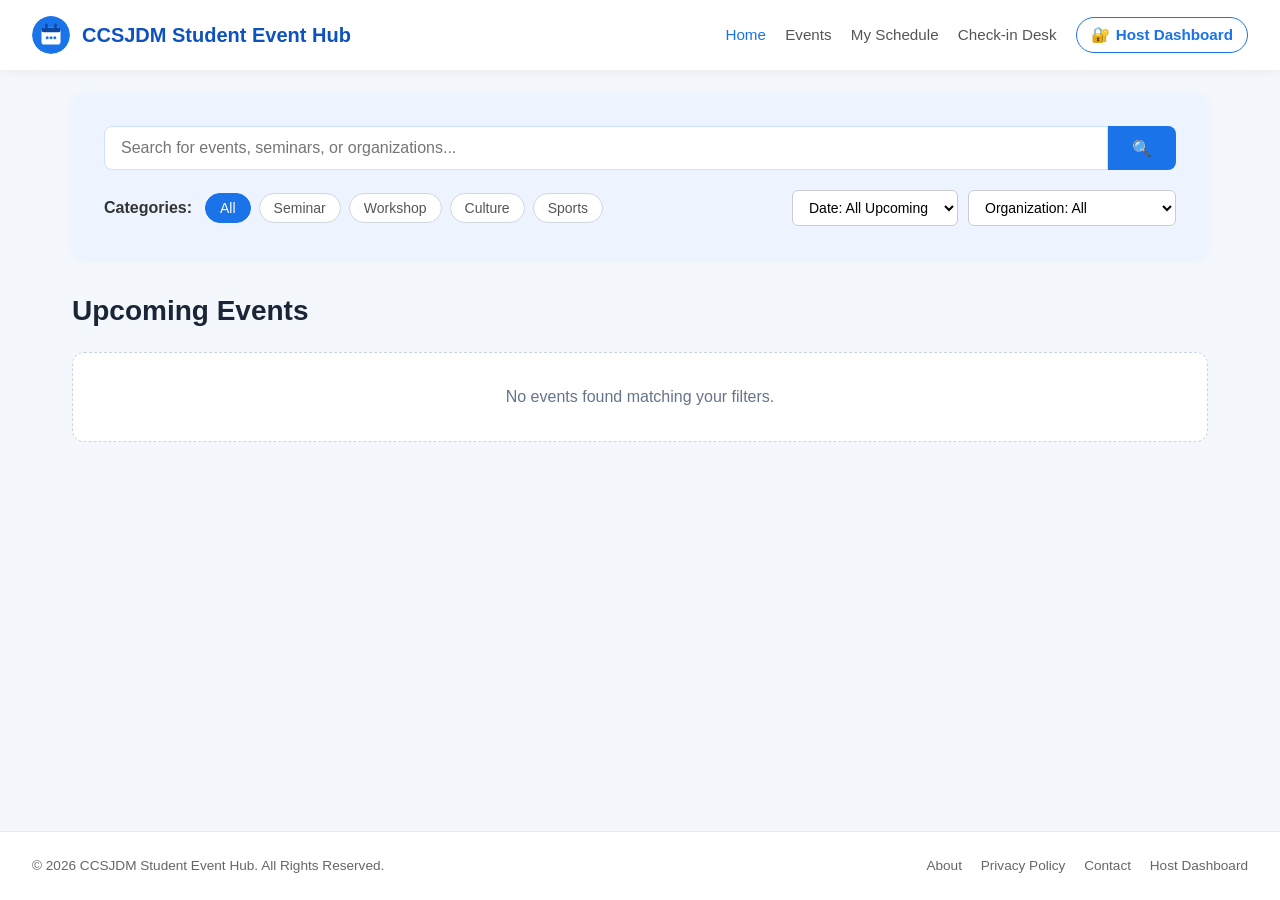
<file: index.html>
<!DOCTYPE html>
<html lang="en">
<head>
    <meta charset="UTF-8">
    <meta name="viewport" content="width=device-width, initial-scale=1.0">
    <title>CCSJDM Student Event Hub</title>
    <link rel="stylesheet" href="style.css">
</head>
<body>

    <header class="navbar">
        <div class="logo-container">
            <svg class="logo" viewBox="0 0 40 40" role="img" aria-label="CCSJDM logo">
                <circle cx="20" cy="20" r="20" fill="#1a73e8"></circle>
                <rect x="10" y="12" width="20" height="18" rx="3" fill="#ffffff"></rect>
                <rect x="10" y="12" width="20" height="5" rx="2" fill="#0d47a1"></rect>
                <rect x="14" y="8" width="2.5" height="7" rx="1.2" fill="#0d47a1"></rect>
                <rect x="23.5" y="8" width="2.5" height="7" rx="1.2" fill="#0d47a1"></rect>
                <circle cx="16" cy="23" r="1.6" fill="#1a73e8"></circle>
                <circle cx="20" cy="23" r="1.6" fill="#1a73e8"></circle>
                <circle cx="24" cy="23" r="1.6" fill="#1a73e8"></circle>
            </svg>
            <span class="brand-title">CCSJDM Student Event Hub</span>
        </div>

        <button class="nav-toggle" id="navToggle" aria-label="Toggle navigation" aria-expanded="false">&#9776;</button>

        <nav class="nav-links" id="navLinks" aria-label="Main navigation">
            <a href="index.html" class="active">Home</a>
            <a href="index.html#events">Events</a>
            <a href="my-events.html">My Schedule</a>
            <a href="checkin.html">Check-in Desk</a>
            <a href="officer.html" class="nav-link-host">Host Dashboard</a>
        </nav>
    </header>

    <main class="container">

        <section class="search-filter-section">
            <div class="search-bar">
                <input type="text" id="searchInput" placeholder="Search for events, seminars, or organizations..." aria-label="Search events">
                <button id="searchBtn" aria-label="Search">&#128269;</button>
            </div>

            <div class="filter-group">
                <div class="categories">
                    <span class="filter-label">Categories:</span>
                    <button class="chip active" data-category="all">All</button>
                    <button class="chip" data-category="Seminar">Seminar</button>
                    <button class="chip" data-category="Workshop">Workshop</button>
                    <button class="chip" data-category="Culture">Culture</button>
                    <button class="chip" data-category="Sports">Sports</button>
                </div>

                <div class="dropdown-filters">
                    <select id="dateFilter" aria-label="Filter by date">
                        <option value="all">Date: All Upcoming</option>
                        <option value="this-week">This Week</option>
                        <option value="next-week">Next Week</option>
                    </select>

                    <select id="orgFilter" aria-label="Filter by organization"></select>
                </div>
            </div>
        </section>

        <section class="events-section" id="events">
            <h2>Upcoming Events</h2>
            <div class="events-grid" id="eventsGrid"></div>
        </section>

    </main>

    <footer>
        <p>&copy; 2026 CCSJDM Student Event Hub. All Rights Reserved.</p>
        <div class="footer-links">
            <a href="#">About</a>
            <a href="#">Privacy Policy</a>
            <a href="#">Contact</a>
            <a href="officer.html">Host Dashboard</a>
        </div>
    </footer>

    <script src="app.js"></script>
</body>
</html>
</file>
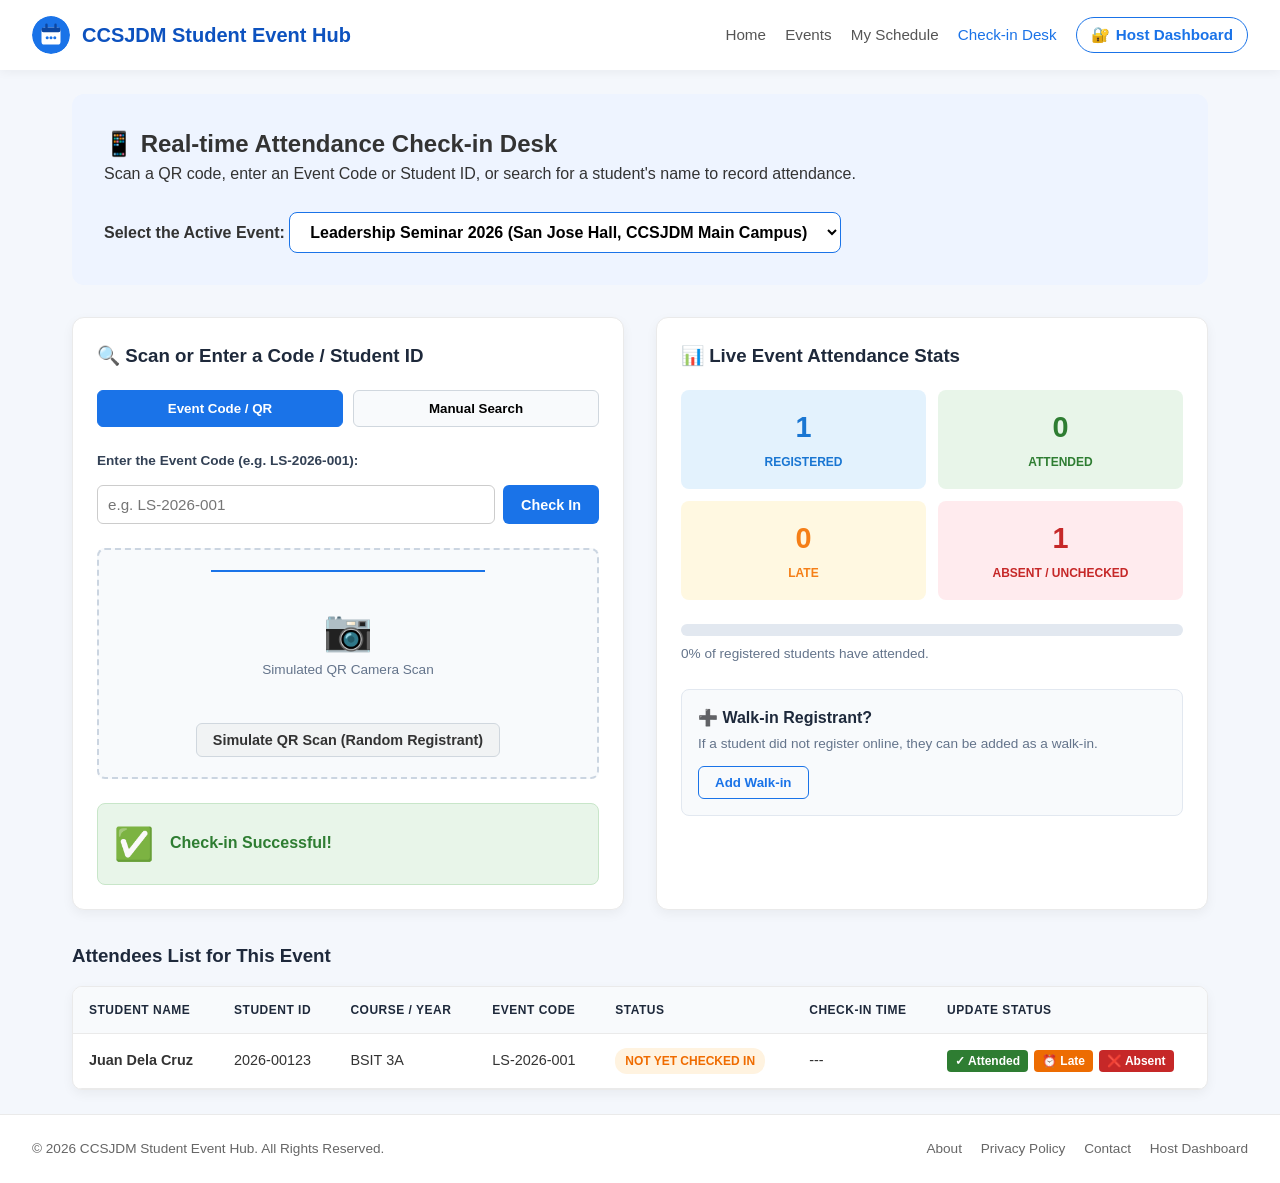
<file: checkin.html>
<!DOCTYPE html>
<html lang="en">
<head>
    <meta charset="UTF-8">
    <meta name="viewport" content="width=device-width, initial-scale=1.0">
    <title>Check-in Desk - CCSJDM Student Event Hub</title>
    <link rel="stylesheet" href="style.css">
</head>
<body>

    <header class="navbar">
        <div class="logo-container">
            <svg class="logo" viewBox="0 0 40 40" role="img" aria-label="CCSJDM logo">
                <circle cx="20" cy="20" r="20" fill="#1a73e8"></circle>
                <rect x="10" y="12" width="20" height="18" rx="3" fill="#ffffff"></rect>
                <rect x="10" y="12" width="20" height="5" rx="2" fill="#0d47a1"></rect>
                <rect x="14" y="8" width="2.5" height="7" rx="1.2" fill="#0d47a1"></rect>
                <rect x="23.5" y="8" width="2.5" height="7" rx="1.2" fill="#0d47a1"></rect>
                <circle cx="16" cy="23" r="1.6" fill="#1a73e8"></circle>
                <circle cx="20" cy="23" r="1.6" fill="#1a73e8"></circle>
                <circle cx="24" cy="23" r="1.6" fill="#1a73e8"></circle>
            </svg>
            <span class="brand-title">CCSJDM Student Event Hub</span>
        </div>

        <button class="nav-toggle" id="navToggle" aria-label="Toggle navigation" aria-expanded="false">&#9776;</button>

        <nav class="nav-links" id="navLinks" aria-label="Main navigation">
            <a href="index.html">Home</a>
            <a href="index.html#events">Events</a>
            <a href="my-events.html">My Schedule</a>
            <a href="checkin.html" class="active">Check-in Desk</a>
            <a href="officer.html" class="nav-link-host">Host Dashboard</a>
        </nav>
    </header>

    <main class="container">
        <section class="checkin-hero">
            <div class="checkin-title-area">
                <h2>&#128241; Real-time Attendance Check-in Desk</h2>
                <p>Scan a QR code, enter an Event Code or Student ID, or search for a student's name to record attendance.</p>
            </div>

            <div class="checkin-event-selector">
                <label for="checkinEventSelect"><strong>Select the Active Event:</strong></label>
                <select id="checkinEventSelect" class="form-control-large" aria-label="Active event"></select>
            </div>
        </section>

        <div class="checkin-grid">
            <div class="card checkin-input-card">
                <h3>&#128269; Scan or Enter a Code / Student ID</h3>

                <div class="input-tabs" role="tablist" aria-label="Check-in method">
                    <button class="checkin-tab-btn active" type="button" id="codeModeTab" data-mode="code" role="tab" aria-selected="true" aria-controls="codeModeContent">Event Code / QR</button>
                    <button class="checkin-tab-btn" type="button" id="manualModeTab" data-mode="manual" role="tab" aria-selected="false" aria-controls="manualModeContent">Manual Search</button>
                </div>

                <div class="checkin-mode-content" id="codeModeContent" role="tabpanel" aria-labelledby="codeModeTab">
                    <form id="codeCheckinForm">
                        <div class="form-group">
                            <label for="eventCodeInput">Enter the Event Code (e.g. LS-2026-001):</label>
                            <div class="input-with-button">
                                <input type="text" id="eventCodeInput" placeholder="e.g. LS-2026-001" required autocomplete="off">
                                <button type="submit" class="btn-primary">Check In</button>
                            </div>
                        </div>
                    </form>

                    <div class="qr-scanner-box">
                        <div class="scanner-viewfinder">
                            <div class="scan-line"></div>
                            <span class="scanner-icon">&#128247;</span>
                            <p>Simulated QR Camera Scan</p>
                        </div>
                        <button class="btn-secondary" id="simulateQrScanBtn">Simulate QR Scan (Random Registrant)</button>
                    </div>
                </div>

                <div class="checkin-mode-content" id="manualModeContent" role="tabpanel" aria-labelledby="manualModeTab" hidden>
                    <div class="form-group">
                        <label for="manualSearchInput">Student Name or Student ID:</label>
                        <input type="text" id="manualSearchInput" placeholder="Type a name or 2026-XXXXX..." autocomplete="off">
                    </div>
                    <div class="manual-results-container" id="manualResultsContainer"></div>
                </div>

                <div class="checkin-feedback-box" id="checkinFeedbackBox" hidden>
                    <div class="feedback-icon" id="feedbackIcon">&#9989;</div>
                    <div class="feedback-details">
                        <h4 id="feedbackTitle">Check-in Successful!</h4>
                        <p id="feedbackText"></p>
                        <span id="feedbackTime" class="feedback-time"></span>
                    </div>
                </div>
            </div>

            <div class="card checkin-stats-card">
                <h3>&#128202; Live Event Attendance Stats</h3>

                <div class="live-counter-display">
                    <div class="counter-item registered">
                        <span class="counter-num" id="statRegistered">0</span>
                        <span class="counter-label">Registered</span>
                    </div>
                    <div class="counter-item attended">
                        <span class="counter-num" id="statAttended">0</span>
                        <span class="counter-label">Attended</span>
                    </div>
                    <div class="counter-item late">
                        <span class="counter-num" id="statLate">0</span>
                        <span class="counter-label">Late</span>
                    </div>
                    <div class="counter-item absent">
                        <span class="counter-num" id="statAbsent">0</span>
                        <span class="counter-label">Absent / Unchecked</span>
                    </div>
                </div>

                <div class="progress-bar-container">
                    <div class="progress-bar-fill" id="attendanceProgressBar"></div>
                </div>
                <p class="progress-percentage-text"><span id="attendancePercentText">0%</span> of registered students have attended.</p>

                <div class="quick-walkin-box">
                    <h4>&#10133; Walk-in Registrant?</h4>
                    <p>If a student did not register online, they can be added as a walk-in.</p>
                    <button class="btn-outline-primary" id="openWalkinModalBtn">Add Walk-in</button>
                </div>
            </div>
        </div>

        <section class="event-attendees-section">
            <h3>Attendees List for This Event</h3>
            <div class="table-responsive">
                <table class="attendance-table">
                    <thead>
                        <tr>
                            <th>Student Name</th>
                            <th>Student ID</th>
                            <th>Course / Year</th>
                            <th>Event Code</th>
                            <th>Status</th>
                            <th>Check-in Time</th>
                            <th>Update Status</th>
                        </tr>
                    </thead>
                    <tbody id="eventAttendeesTableBody"></tbody>
                </table>
            </div>
        </section>
    </main>

    <div class="modal" id="walkinModal" hidden>
        <div class="modal-content">
            <div class="modal-header">
                <h2>Add Walk-in Attendee</h2>
                <button type="button" class="close-btn" id="closeWalkinModal" aria-label="Close walk-in form">&times;</button>
            </div>
            <form id="walkinForm" novalidate>
                <div class="form-group">
                    <label for="walkinName">Student Name *</label>
                    <input type="text" id="walkinName" required placeholder="e.g. Maria Santos">
                </div>
                <div class="form-group">
                    <label for="walkinId">Student ID *</label>
                    <input type="text" id="walkinId" required placeholder="e.g. 2026-00999">
                </div>
                <div class="form-group">
                    <label for="walkinCourse">Course and Year *</label>
                    <input type="text" id="walkinCourse" required placeholder="e.g. BSCS 2A">
                </div>
                <div class="form-error" id="walkinFormError" hidden></div>
                <div class="modal-actions">
                    <button type="submit" class="btn-primary">Check In as Walk-in</button>
                    <button type="button" class="btn-secondary" id="cancelWalkinModal">Cancel</button>
                </div>
            </form>
        </div>
    </div>

    <footer>
        <p>&copy; 2026 CCSJDM Student Event Hub. All Rights Reserved.</p>
        <div class="footer-links">
            <a href="#">About</a>
            <a href="#">Privacy Policy</a>
            <a href="#">Contact</a>
            <a href="officer.html">Host Dashboard</a>
        </div>
    </footer>

    <script src="app.js"></script>
</body>
</html>
</file>
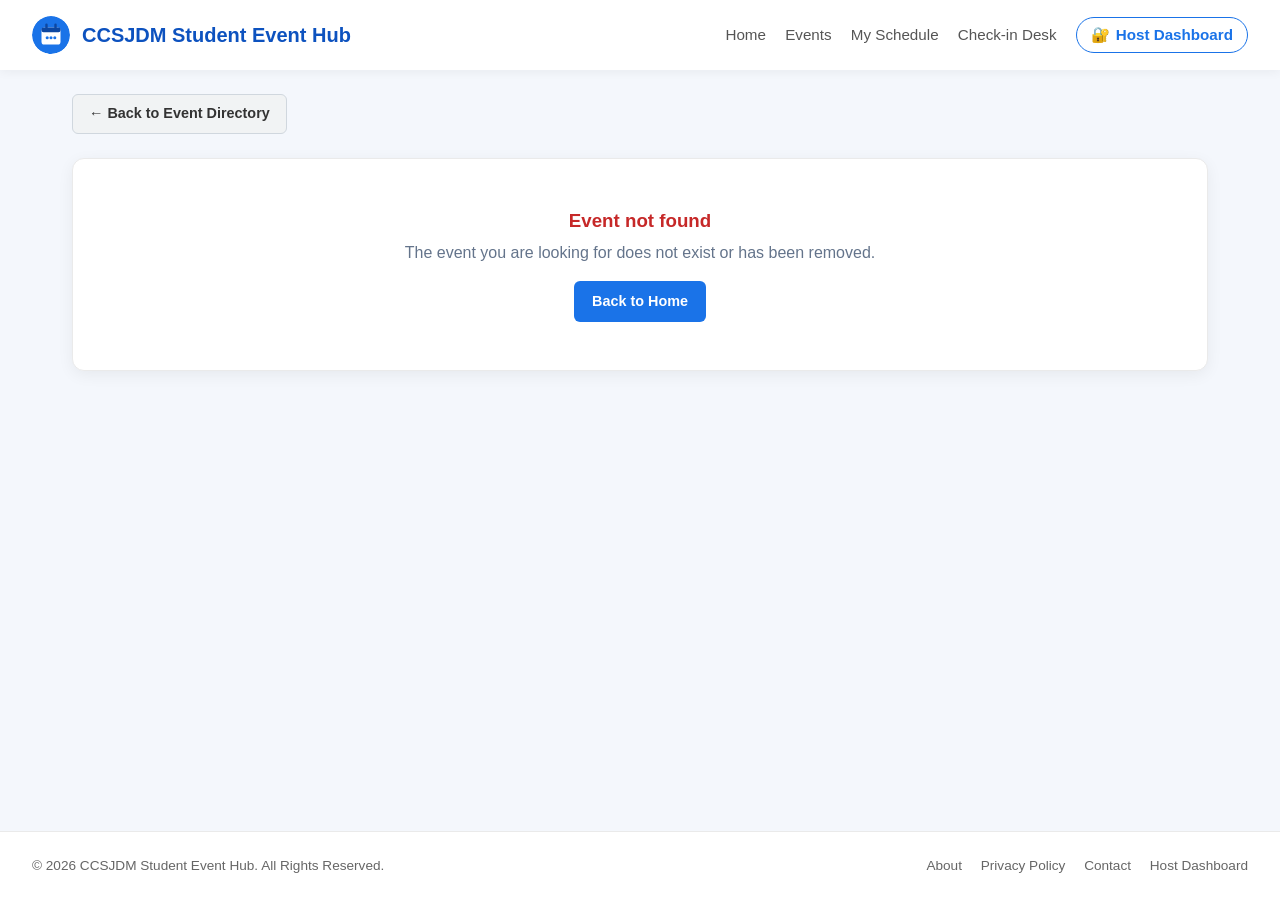
<file: event-details.html>
<!DOCTYPE html>
<html lang="en">
<head>
    <meta charset="UTF-8">
    <meta name="viewport" content="width=device-width, initial-scale=1.0">
    <title>Event Details - CCSJDM Student Event Hub</title>
    <link rel="stylesheet" href="style.css">
</head>
<body>

    <header class="navbar">
        <div class="logo-container">
            <svg class="logo" viewBox="0 0 40 40" role="img" aria-label="CCSJDM logo">
                <circle cx="20" cy="20" r="20" fill="#1a73e8"></circle>
                <rect x="10" y="12" width="20" height="18" rx="3" fill="#ffffff"></rect>
                <rect x="10" y="12" width="20" height="5" rx="2" fill="#0d47a1"></rect>
                <rect x="14" y="8" width="2.5" height="7" rx="1.2" fill="#0d47a1"></rect>
                <rect x="23.5" y="8" width="2.5" height="7" rx="1.2" fill="#0d47a1"></rect>
                <circle cx="16" cy="23" r="1.6" fill="#1a73e8"></circle>
                <circle cx="20" cy="23" r="1.6" fill="#1a73e8"></circle>
                <circle cx="24" cy="23" r="1.6" fill="#1a73e8"></circle>
            </svg>
            <span class="brand-title">CCSJDM Student Event Hub</span>
        </div>

        <button class="nav-toggle" id="navToggle" aria-label="Toggle navigation" aria-expanded="false">&#9776;</button>

        <nav class="nav-links" id="navLinks" aria-label="Main navigation">
            <a href="index.html">Home</a>
            <a href="index.html#events">Events</a>
            <a href="my-events.html">My Schedule</a>
            <a href="checkin.html">Check-in Desk</a>
            <a href="officer.html" class="nav-link-host">Host Dashboard</a>
        </nav>
    </header>

    <main class="container">
        <div class="back-link-container">
            <a href="index.html" class="btn-secondary">&larr; Back to Event Directory</a>
        </div>

        <div class="event-details-wrapper" id="eventDetailsContainer">
            <p class="loading-text">Loading event details...</p>
        </div>
    </main>

    <div class="modal" id="registerModal" hidden>
        <div class="modal-content">
            <div class="modal-header">
                <h2>Event Registration Form</h2>
                <button type="button" class="close-btn" id="closeRegisterModal" aria-label="Close registration form">&times;</button>
            </div>
            <p class="modal-instruction" id="registerModalEventName"></p>
            <form id="registerForm" novalidate>
                <div class="form-group">
                    <label for="regName">Full Name *</label>
                    <input type="text" id="regName" placeholder="e.g. Juan Dela Cruz" autocomplete="name" required>
                    <span class="field-error" id="regNameError" hidden></span>
                </div>
                <div class="form-group">
                    <label for="regStudentId">Student ID *</label>
                    <input type="text" id="regStudentId" placeholder="e.g. 2026-00123" required>
                    <span class="field-error" id="regStudentIdError" hidden></span>
                </div>
                <div class="form-group">
                    <label for="regCourse">Course and Year/Section *</label>
                    <input type="text" id="regCourse" placeholder="e.g. BSIT 3A" required>
                    <span class="field-error" id="regCourseError" hidden></span>
                </div>
                <div class="form-group">
                    <label for="regEmail">Email Address (optional)</label>
                    <input type="email" id="regEmail" placeholder="e.g. juan.delacruz@student.ccsjdm.edu.ph" autocomplete="email">
                    <span class="field-error" id="regEmailError" hidden></span>
                </div>
                <div class="form-error" id="registerFormError" hidden></div>
                <div class="modal-actions">
                    <button type="submit" class="btn-primary">Submit Registration</button>
                    <button type="button" class="btn-secondary" id="cancelRegisterModal">Cancel</button>
                </div>
            </form>
        </div>
    </div>

    <div class="modal" id="successModal" hidden>
        <div class="modal-content">
            <div class="success-icon">&#9989;</div>
            <h2>Registration Complete!</h2>
            <p id="successMessage">You are now registered for this event.</p>
            <div class="code-display-box">
                <span class="label-small">Your Event Code:</span>
                <strong id="assignedEventCode" class="code-text"></strong>
                <img id="successQrImage" class="qr-preview" alt="Event code QR mock">
            </div>
            <p class="modal-instruction">Show this code or your Student ID at the check-in desk on the day of the event. This confirmation stays open until you close it.</p>
            <div class="modal-actions">
                <a href="my-events.html" class="btn-primary">Go to My Schedule</a>
                <button type="button" id="closeModalBtn" class="btn-secondary">Close</button>
            </div>
        </div>
    </div>

    <footer>
        <p>&copy; 2026 CCSJDM Student Event Hub. All Rights Reserved.</p>
        <div class="footer-links">
            <a href="#">About</a>
            <a href="#">Privacy Policy</a>
            <a href="#">Contact</a>
            <a href="officer.html">Host Dashboard</a>
        </div>
    </footer>

    <script src="app.js"></script>
</body>
</html>
</file>
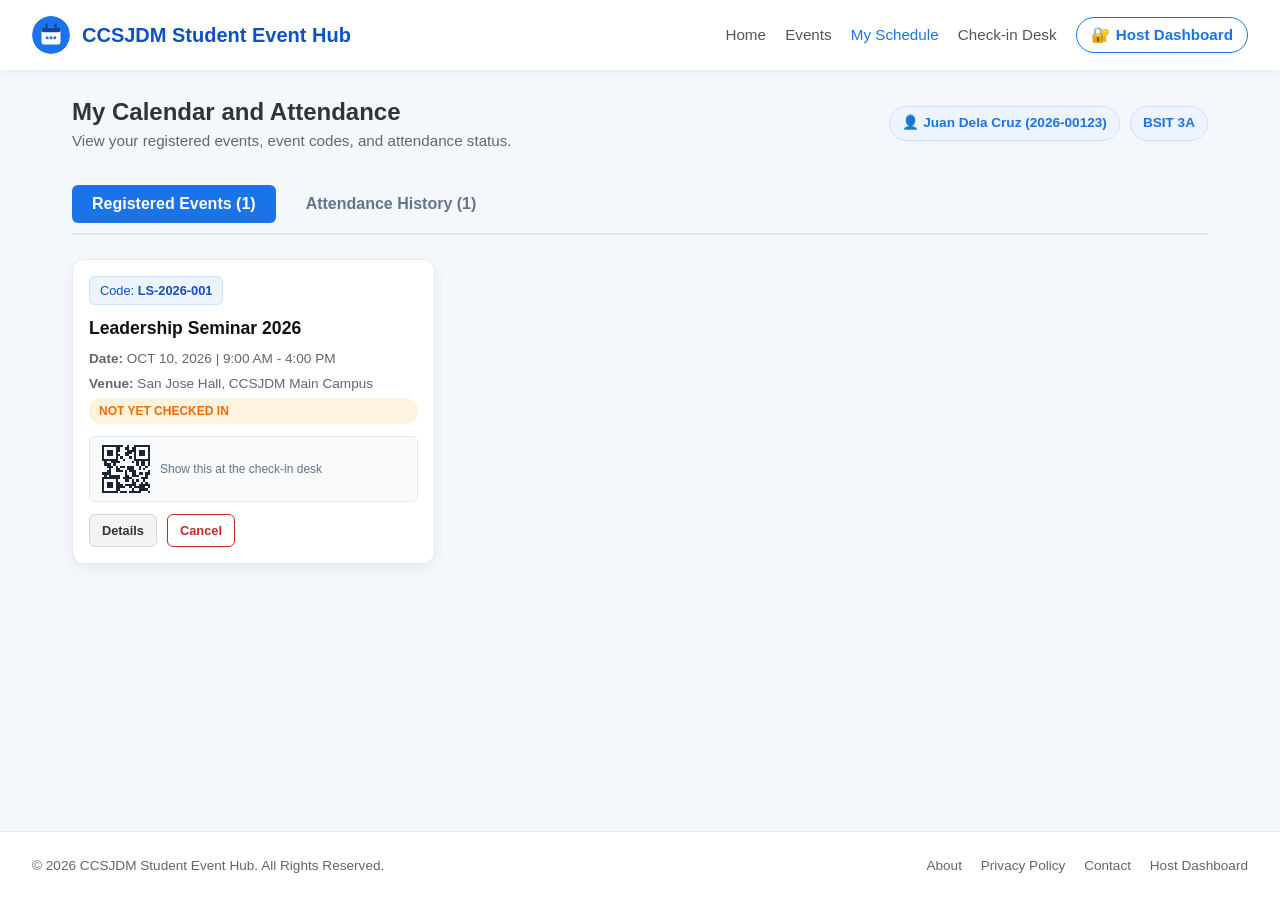
<file: my-events.html>
<!DOCTYPE html>
<html lang="en">
<head>
    <meta charset="UTF-8">
    <meta name="viewport" content="width=device-width, initial-scale=1.0">
    <title>My Schedule and Attendance - CCSJDM Student Event Hub</title>
    <link rel="stylesheet" href="style.css">
</head>
<body>

    <header class="navbar">
        <div class="logo-container">
            <svg class="logo" viewBox="0 0 40 40" role="img" aria-label="CCSJDM logo">
                <circle cx="20" cy="20" r="20" fill="#1a73e8"></circle>
                <rect x="10" y="12" width="20" height="18" rx="3" fill="#ffffff"></rect>
                <rect x="10" y="12" width="20" height="5" rx="2" fill="#0d47a1"></rect>
                <rect x="14" y="8" width="2.5" height="7" rx="1.2" fill="#0d47a1"></rect>
                <rect x="23.5" y="8" width="2.5" height="7" rx="1.2" fill="#0d47a1"></rect>
                <circle cx="16" cy="23" r="1.6" fill="#1a73e8"></circle>
                <circle cx="20" cy="23" r="1.6" fill="#1a73e8"></circle>
                <circle cx="24" cy="23" r="1.6" fill="#1a73e8"></circle>
            </svg>
            <span class="brand-title">CCSJDM Student Event Hub</span>
        </div>

        <button class="nav-toggle" id="navToggle" aria-label="Toggle navigation" aria-expanded="false">&#9776;</button>

        <nav class="nav-links" id="navLinks" aria-label="Main navigation">
            <a href="index.html">Home</a>
            <a href="index.html#events">Events</a>
            <a href="my-events.html" class="active">My Schedule</a>
            <a href="checkin.html">Check-in Desk</a>
            <a href="officer.html" class="nav-link-host">Host Dashboard</a>
        </nav>
    </header>

    <main class="container">
        <section class="dashboard-header">
            <div>
                <h2>My Calendar and Attendance</h2>
                <p class="subtitle">View your registered events, event codes, and attendance status.</p>
            </div>
            <div class="student-profile-summary" id="studentProfileSummary"></div>
        </section>

        <div class="tabs-container">
            <button class="tab-btn active" data-tab="registered">Registered Events (<span id="regCount">0</span>)</button>
            <button class="tab-btn" data-tab="history">Attendance History (<span id="histCount">0</span>)</button>
        </div>

        <div class="tab-content active" id="registeredTab">
            <div class="events-grid" id="myRegisteredGrid"></div>
        </div>

        <div class="tab-content" id="historyTab">
            <div class="table-responsive">
                <table class="attendance-table">
                    <thead>
                        <tr>
                            <th>Event Title</th>
                            <th>Date and Time</th>
                            <th>Venue</th>
                            <th>Event Code</th>
                            <th>Attendance Status</th>
                        </tr>
                    </thead>
                    <tbody id="attendanceHistoryBody"></tbody>
                </table>
            </div>
        </div>
    </main>

    <footer>
        <p>&copy; 2026 CCSJDM Student Event Hub. All Rights Reserved.</p>
        <div class="footer-links">
            <a href="#">About</a>
            <a href="#">Privacy Policy</a>
            <a href="#">Contact</a>
            <a href="officer.html">Host Dashboard</a>
        </div>
    </footer>

    <script src="app.js"></script>
</body>
</html>
</file>
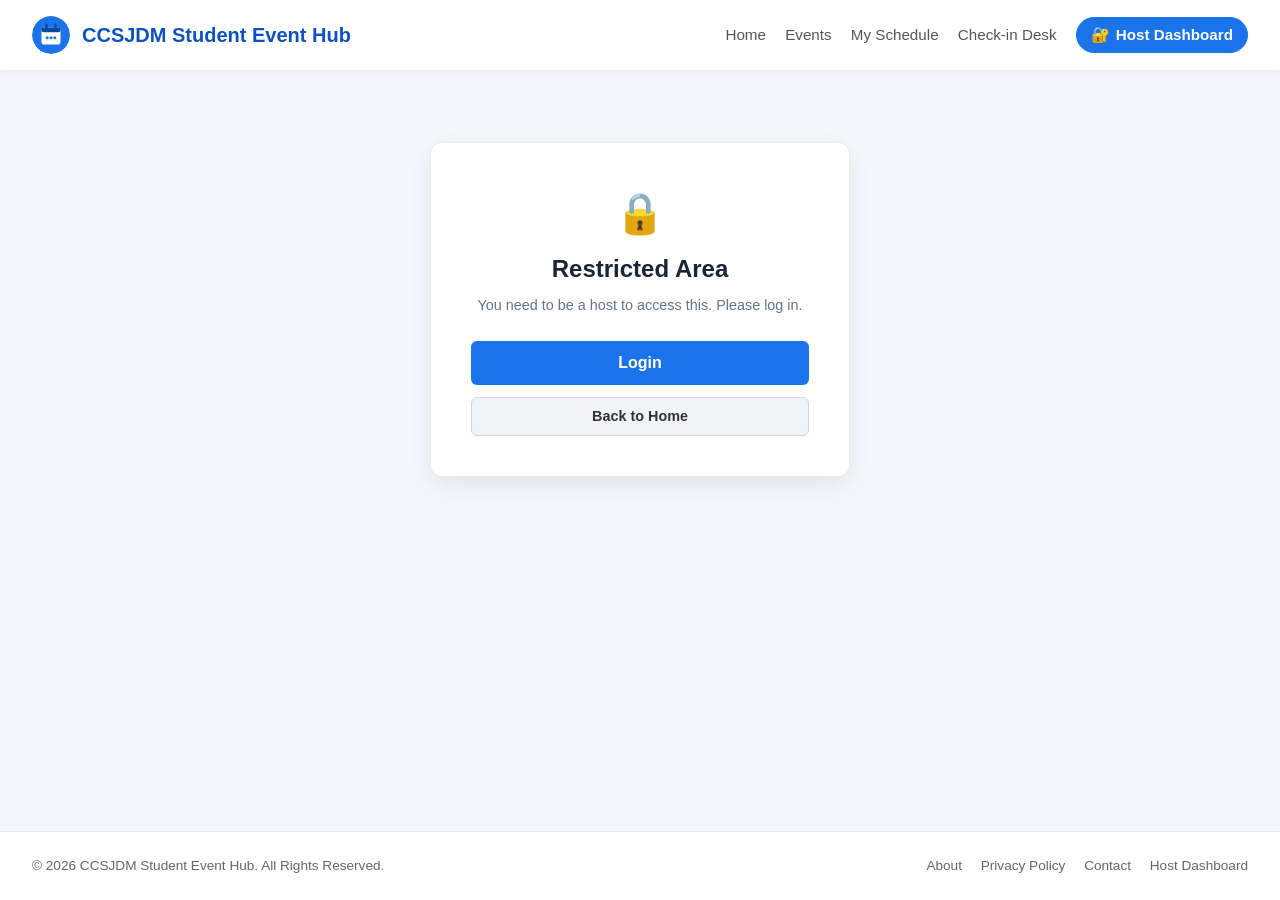
<file: officer.html>
<!DOCTYPE html>
<html lang="en">
<head>
    <meta charset="UTF-8">
    <meta name="viewport" content="width=device-width, initial-scale=1.0">
    <title>Host Dashboard - CCSJDM Student Event Hub</title>
    <link rel="stylesheet" href="style.css">
</head>
<body>

    <header class="navbar">
        <div class="logo-container">
            <svg class="logo" viewBox="0 0 40 40" role="img" aria-label="CCSJDM logo">
                <circle cx="20" cy="20" r="20" fill="#1a73e8"></circle>
                <rect x="10" y="12" width="20" height="18" rx="3" fill="#ffffff"></rect>
                <rect x="10" y="12" width="20" height="5" rx="2" fill="#0d47a1"></rect>
                <rect x="14" y="8" width="2.5" height="7" rx="1.2" fill="#0d47a1"></rect>
                <rect x="23.5" y="8" width="2.5" height="7" rx="1.2" fill="#0d47a1"></rect>
                <circle cx="16" cy="23" r="1.6" fill="#1a73e8"></circle>
                <circle cx="20" cy="23" r="1.6" fill="#1a73e8"></circle>
                <circle cx="24" cy="23" r="1.6" fill="#1a73e8"></circle>
            </svg>
            <span class="brand-title">CCSJDM Student Event Hub</span>
        </div>

        <button class="nav-toggle" id="navToggle" aria-label="Toggle navigation" aria-expanded="false">&#9776;</button>

        <nav class="nav-links" id="navLinks" aria-label="Main navigation">
            <a href="index.html">Home</a>
            <a href="index.html#events">Events</a>
            <a href="my-events.html">My Schedule</a>
            <a href="checkin.html">Check-in Desk</a>
            <a href="officer.html" class="nav-link-host active">Host Dashboard</a>
        </nav>
    </header>

    <main class="container">

        <div class="desktop-only-notice" id="desktopOnlyNotice">
            <div class="notice-icon">&#128421;&#65039;</div>
            <h2>Desktop Access Only</h2>
            <p>The Host Dashboard is only available on a computer screen. Please open this page on a desktop or laptop to manage events, registrants, and attendance.</p>
            <a href="index.html" class="btn-primary">Back to Home</a>
        </div>

        <section class="login-gate" id="hostLoginGate">
            <div class="login-card">
                <div class="login-card-icon">&#128274;</div>
                <h2>Restricted Area</h2>
                <p class="login-card-text" id="hostGateMessage">You need to be a host to access this. Please log in.</p>
                <button type="button" class="btn-primary btn-block" id="openLoginModalBtn">Login</button>
                <a href="index.html" class="btn-secondary btn-block">Back to Home</a>
            </div>
        </section>

        <div class="officer-dashboard" id="officerMain" hidden>
            <section class="dashboard-header">
                <div>
                    <h2>Host Dashboard</h2>
                    <p class="subtitle">Create events, view registrants, and manage attendance paperlessly.</p>
                </div>
                <div class="officer-actions-top">
                    <span class="host-badge" id="hostUserBadge">Logged in as host</span>
                    <button class="btn-primary" id="openCreateEventModal">+ Create New Event</button>
                    <a href="checkin.html" class="btn-secondary">Open Check-in Desk</a>
                    <button class="btn-logout" id="logoutBtn">Logout</button>
                </div>
            </section>

            <div class="stats-grid">
                <div class="stat-card">
                    <div class="stat-icon">&#128197;</div>
                    <div class="stat-info">
                        <h3 id="totalEventsCount">0</h3>
                        <p>Total Events</p>
                    </div>
                </div>
                <div class="stat-card">
                    <div class="stat-icon">&#128101;</div>
                    <div class="stat-info">
                        <h3 id="totalRegistrantsCount">0</h3>
                        <p>Total Registrants</p>
                    </div>
                </div>
                <div class="stat-card">
                    <div class="stat-icon">&#9989;</div>
                    <div class="stat-info">
                        <h3 id="totalAttendeesCount">0</h3>
                        <p>Total Checked-in</p>
                    </div>
                </div>
                <div class="stat-card">
                    <div class="stat-icon">&#128202;</div>
                    <div class="stat-info">
                        <h3 id="attendanceRate">0%</h3>
                        <p>Attendance Rate</p>
                    </div>
                </div>
            </div>

            <section class="events-management-section">
                <div class="section-header-flex">
                    <h2>Organization Events</h2>
                    <div class="search-bar-small">
                        <input type="text" id="officerSearchInput" placeholder="Search by event or organizer..." aria-label="Search organization events">
                    </div>
                </div>

                <div class="table-responsive">
                    <table class="attendance-table">
                        <thead>
                            <tr>
                                <th>Event Title</th>
                                <th>Date and Time</th>
                                <th>Venue</th>
                                <th>Capacity / Registered</th>
                                <th>Status</th>
                                <th>Actions</th>
                            </tr>
                        </thead>
                        <tbody id="officerEventsTableBody"></tbody>
                    </table>
                </div>
            </section>

            <section class="registrants-section">
                <div class="section-header-flex">
                    <h2>Registrants List</h2>
                    <div class="filter-dropdown-group">
                        <select id="eventFilterSelect" aria-label="Filter registrants by event">
                            <option value="all">All Events</option>
                        </select>
                    </div>
                </div>

                <div class="table-responsive">
                    <table class="attendance-table">
                        <thead>
                            <tr>
                                <th>Student Name</th>
                                <th>Student ID</th>
                                <th>Course / Year</th>
                                <th>Event Title</th>
                                <th>Event Code</th>
                                <th>Attendance Status</th>
                                <th>Action</th>
                            </tr>
                        </thead>
                        <tbody id="registrantsTableBody"></tbody>
                    </table>
                </div>
            </section>
        </div>
    </main>

    <div class="modal" id="createEventModal" hidden>
        <div class="modal-content modal-large">
            <div class="modal-header">
                <h2>Create a New School Event</h2>
                <button type="button" class="close-btn" id="closeCreateModal" aria-label="Close create event form">&times;</button>
            </div>
            <form id="createEventForm" novalidate>
                <div class="form-grid">
                    <div class="form-group">
                        <label for="newEventTitle">Event Title *</label>
                        <input type="text" id="newEventTitle" required placeholder="e.g. CCS Annual IT Summit 2026">
                    </div>
                    <div class="form-group">
                        <label for="newEventCategory">Category *</label>
                        <select id="newEventCategory" required>
                            <option value="Seminar">Seminar</option>
                            <option value="Workshop">Workshop</option>
                            <option value="Culture">Culture</option>
                            <option value="Sports">Sports</option>
                        </select>
                    </div>
                    <div class="form-group">
                        <label for="newEventDate">Date *</label>
                        <input type="date" id="newEventDate" required>
                    </div>
                    <div class="form-group">
                        <label for="newEventTime">Time *</label>
                        <input type="text" id="newEventTime" required placeholder="e.g. 8:00 AM - 12:00 PM">
                    </div>
                    <div class="form-group">
                        <label for="newEventVenue">Venue *</label>
                        <input type="text" id="newEventVenue" required placeholder="e.g. San Jose Hall">
                    </div>
                    <div class="form-group">
                        <label for="newEventOrganizer">Organizer *</label>
                        <input type="text" id="newEventOrganizer" required value="CCSJDM Student Council">
                    </div>
                    <div class="form-group">
                        <label for="newEventCapacity">Participant Limit / Capacity *</label>
                        <input type="number" id="newEventCapacity" required value="100" min="10" max="1000">
                    </div>
                    <div class="form-group">
                        <label for="newEventDeadline">Registration Deadline *</label>
                        <input type="date" id="newEventDeadline" required>
                    </div>
                </div>
                <div class="form-group full-width">
                    <label for="newEventDesc">Event Description *</label>
                    <textarea id="newEventDesc" rows="3" required placeholder="A short description of the event..."></textarea>
                </div>
                <div class="form-group full-width">
                    <label for="newEventSpeaker">Speaker / Guest</label>
                    <input type="text" id="newEventSpeaker" placeholder="e.g. Dr. Juan Santos">
                </div>
                <div class="modal-actions">
                    <button type="submit" class="btn-primary">Publish Event</button>
                    <button type="button" class="btn-secondary" id="cancelCreateModal">Cancel</button>
                </div>
            </form>
        </div>
    </div>

    <div class="modal" id="loginModal" role="dialog" aria-modal="true" aria-labelledby="loginModalTitle" hidden>
        <div class="modal-content">
            <div class="modal-header">
                <h2 id="loginModalTitle">Host Login</h2>
                <button type="button" class="close-btn" id="closeLoginModal" aria-label="Close login window">&times;</button>
            </div>
            <form id="loginForm" novalidate>
                <div class="form-group">
                    <label for="loginUsername">Username</label>
                    <input type="text" id="loginUsername" placeholder="Enter your username" autocomplete="username" required>
                </div>
                <div class="form-group">
                    <label for="loginPassword">Password</label>
                    <input type="password" id="loginPassword" placeholder="Enter your password" autocomplete="current-password" required>
                </div>
                <div class="form-error" id="loginError" hidden></div>
                <div class="modal-actions">
                    <button type="button" class="btn-secondary" id="cancelLoginModal">Cancel</button>
                    <button type="submit" class="btn-primary">Login</button>
                </div>
            </form>
        </div>
    </div>

    <footer>
        <p>&copy; 2026 CCSJDM Student Event Hub. All Rights Reserved.</p>
        <div class="footer-links">
            <a href="#">About</a>
            <a href="#">Privacy Policy</a>
            <a href="#">Contact</a>
            <a href="officer.html">Host Dashboard</a>
        </div>
    </footer>

    <script src="app.js"></script>
</body>
</html>
</file>
<file: style.css>
* {
    box-sizing: border-box;
    margin: 0;
    padding: 0;
    font-family: 'Segoe UI', Tahoma, Geneva, Verdana, sans-serif;
}

body {
    background-color: #f4f7fc;
    color: #333;
    display: flex;
    flex-direction: column;
    min-height: 100vh;
    font-size: clamp(0.9rem, 1vw + 0.5rem, 1rem);
    line-height: 1.5;
}

img {
    max-width: 100%;
}

.container {
    width: 100%;
    max-width: 1200px;
    margin: 1.5rem auto;
    padding: 0 clamp(1rem, 3vw, 2rem);
    flex: 1;
}

.navbar {
    background-color: #ffffff;
    display: flex;
    justify-content: space-between;
    align-items: center;
    padding: 1rem clamp(1rem, 3vw, 2rem);
    box-shadow: 0 2px 10px rgba(0, 0, 0, 0.05);
    position: sticky;
    top: 0;
    z-index: 1000;
}

.logo-container {
    display: flex;
    align-items: center;
    gap: 12px;
}

.logo {
    width: 38px;
    height: 38px;
    border-radius: 50%;
    flex-shrink: 0;
}

.brand-title {
    font-weight: 700;
    color: #0d52bf;
    font-size: clamp(1rem, 1.5vw + 0.5rem, 1.25rem);
}

.nav-links {
    display: flex;
    align-items: center;
    gap: clamp(10px, 1.5vw, 20px);
}

.nav-links a {
    text-decoration: none;
    color: #555;
    font-weight: 500;
    font-size: 0.95rem;
    white-space: nowrap;
    transition: color 0.2s;
}

.nav-links a.active,
.nav-links a:hover {
    color: #1a73e8;
}

.nav-links a.nav-link-host {
    border: 1px solid #1a73e8;
    color: #1a73e8;
    padding: 6px 14px;
    border-radius: 20px;
    font-weight: 600;
}

.nav-links a.nav-link-host::before {
    content: "\1F510";
    margin-right: 6px;
}

.nav-links a.nav-link-host:hover,
.nav-links a.nav-link-host.active {
    background: #1a73e8;
    color: #ffffff;
}

.host-badge {
    background: #e8f5e9;
    color: #2e7d32;
    border: 1px solid #c8e6c9;
    padding: 5px 12px;
    border-radius: 20px;
    font-size: 0.8rem;
    font-weight: 700;
    white-space: nowrap;
}

.btn-logout {
    background-color: #ffebee;
    color: #c62828;
    border: 1px solid #ef9a9a;
    padding: 7px 14px;
    border-radius: 6px;
    font-weight: 600;
    font-size: 0.85rem;
    cursor: pointer;
    transition: background 0.2s;
    white-space: nowrap;
}

.btn-logout:hover {
    background-color: #ffcdd2;
}

.nav-toggle {
    display: none;
    background: none;
    border: none;
    font-size: 1.5rem;
    cursor: pointer;
    color: #0d52bf;
}

.search-filter-section {
    background: #eef4ff;
    padding: clamp(1rem, 2.5vw, 2rem);
    border-radius: 12px;
    margin-bottom: 2rem;
    box-shadow: 0 2px 8px rgba(26, 115, 232, 0.05);
}

.search-bar {
    display: flex;
    margin-bottom: 1.25rem;
    width: 100%;
}

.search-bar input {
    width: 100%;
    padding: 12px 16px;
    border: 1px solid #cce0ff;
    border-radius: 8px 0 0 8px;
    font-size: 1rem;
    outline: none;
    background: #fff;
}

.search-bar input:focus {
    border-color: #1a73e8;
}

.search-bar button {
    padding: 12px 24px;
    border: none;
    background-color: #1a73e8;
    color: white;
    border-radius: 0 8px 8px 0;
    cursor: pointer;
    font-size: 1rem;
    transition: background 0.2s;
}

.search-bar button:hover {
    background-color: #1256b0;
}

.filter-group {
    display: flex;
    flex-wrap: wrap;
    justify-content: space-between;
    align-items: center;
    gap: 15px;
}

.categories {
    display: flex;
    align-items: center;
    gap: 8px;
    flex-wrap: wrap;
}

.filter-label {
    font-weight: 600;
    color: #333;
    margin-right: 5px;
}

.chip {
    border: 1px solid #d0d7de;
    background: #fff;
    padding: 6px 14px;
    border-radius: 20px;
    cursor: pointer;
    font-size: 0.875rem;
    font-weight: 500;
    color: #555;
    transition: all 0.2s;
    white-space: nowrap;
}

.chip.active,
.chip:hover {
    background: #1a73e8;
    color: white;
    border-color: #1a73e8;
}

.dropdown-filters {
    display: flex;
    gap: 10px;
    flex-wrap: wrap;
}

.dropdown-filters select {
    padding: 8px 12px;
    border-radius: 6px;
    border: 1px solid #ccc;
    font-size: 0.875rem;
    background: #fff;
    cursor: pointer;
}

.events-section h2 {
    margin-bottom: 1.25rem;
    color: #1a2536;
    font-size: clamp(1.25rem, 2vw + 0.5rem, 1.75rem);
}

.events-grid {
    display: grid;
    grid-template-columns: repeat(auto-fill, minmax(280px, 1fr));
    gap: clamp(15px, 2vw, 24px);
}

.event-card {
    background: #fff;
    border-radius: 12px;
    overflow: hidden;
    box-shadow: 0 4px 12px rgba(0, 0, 0, 0.06);
    display: flex;
    flex-direction: column;
    transition: transform 0.2s, box-shadow 0.2s;
    border: 1px solid #eaeaea;
}

.event-card:hover {
    transform: translateY(-4px);
    box-shadow: 0 8px 20px rgba(0, 0, 0, 0.1);
}

.event-card img {
    width: 100%;
    height: 160px;
    object-fit: cover;
}

.card-body {
    padding: 16px;
    display: flex;
    flex-direction: column;
    flex: 1;
}

.event-category-badge {
    display: inline-block;
    padding: 4px 10px;
    border-radius: 12px;
    font-size: 0.75rem;
    font-weight: 600;
    text-transform: uppercase;
    margin-bottom: 8px;
    width: fit-content;
}

.event-category-badge.seminar { background: #e3f2fd; color: #1976d2; }
.event-category-badge.workshop { background: #e8f5e9; color: #2e7d32; }
.event-category-badge.culture { background: #fce4ec; color: #c2185b; }
.event-category-badge.sports { background: #fff3e0; color: #ef6c00; }

.card-title {
    font-size: 1.1rem;
    font-weight: 700;
    margin-bottom: 8px;
    color: #111;
}

.card-info {
    font-size: 0.85rem;
    color: #666;
    margin-bottom: 4px;
}

.card-desc {
    font-size: 0.875rem;
    color: #444;
    margin: 10px 0;
    flex: 1;
    line-height: 1.4;
    display: -webkit-box;
    -webkit-line-clamp: 2;
    -webkit-box-orient: vertical;
    overflow: hidden;
}

.card-footer-info {
    display: flex;
    justify-content: space-between;
    align-items: center;
    margin-bottom: 12px;
    font-size: 0.8rem;
}

.slots-badge {
    padding: 3px 8px;
    border-radius: 4px;
    font-weight: 600;
}

.slots-badge.available { background: #e8f5e9; color: #2e7d32; }
.slots-badge.full { background: #ffebee; color: #c62828; }

.event-code-badge {
    display: inline-block;
    background: #eef4ff;
    color: #0d52bf;
    border: 1px solid #cce0ff;
    padding: 4px 10px;
    border-radius: 6px;
    font-size: 0.8rem;
    margin-bottom: 10px;
    width: fit-content;
}

.btn-register {
    background-color: #1a73e8;
    color: white;
    text-align: center;
    padding: 10px;
    border-radius: 6px;
    text-decoration: none;
    font-weight: 600;
    font-size: 0.9rem;
    margin-top: auto;
    transition: background 0.2s;
    border: none;
    cursor: pointer;
    display: block;
}

.btn-register:hover {
    background-color: #1256b0;
}

.btn-register.btn-success,
.btn-register.btn-success:hover {
    background-color: #2e7d32;
    cursor: default;
}

.btn-register.btn-disabled,
.btn-register.btn-disabled:hover {
    background-color: #b0bec5;
    cursor: not-allowed;
}

.btn-primary {
    background-color: #1a73e8;
    color: #ffffff;
    border: none;
    padding: 10px 18px;
    border-radius: 6px;
    font-weight: 600;
    font-size: 0.9rem;
    cursor: pointer;
    text-decoration: none;
    display: inline-block;
    text-align: center;
    transition: background 0.2s;
}

.btn-primary:hover {
    background-color: #1256b0;
}

.btn-secondary {
    background-color: #f1f3f4;
    color: #333;
    padding: 8px 16px;
    border-radius: 6px;
    text-decoration: none;
    font-weight: 600;
    font-size: 0.9rem;
    border: 1px solid #d0d7de;
    display: inline-block;
    cursor: pointer;
    text-align: center;
    transition: background 0.2s;
}

.btn-secondary:hover {
    background-color: #e4e6e8;
}

.btn-block {
    display: block;
    width: 100%;
}

.btn-danger-outline {
    background: transparent;
    color: #c62828;
    border: 1px solid #c62828;
    padding: 6px 12px;
    border-radius: 6px;
    cursor: pointer;
    font-size: 0.8rem;
    font-weight: 600;
    transition: background 0.2s;
}

.btn-danger-outline:hover {
    background: #ffebee;
}

.btn-sm {
    padding: 6px 12px;
    font-size: 0.8rem;
}

.btn-xs {
    padding: 4px 8px;
    font-size: 0.75rem;
    border-radius: 4px;
    border: none;
    cursor: pointer;
    font-weight: 600;
}

.btn-success { background: #2e7d32; color: white; }
.btn-warning { background: #ed6c02; color: white; }
.btn-danger { background: #c62828; color: white; }

.btn-outline-primary {
    background: transparent;
    color: #1a73e8;
    border: 1px solid #1a73e8;
    padding: 8px 16px;
    border-radius: 6px;
    font-weight: 600;
    cursor: pointer;
    transition: background 0.2s;
}

.btn-outline-primary:hover {
    background: #eef4ff;
}

.back-link-container {
    margin-bottom: 1.5rem;
}

.loading-text {
    padding: 2rem;
    text-align: center;
    color: #64748b;
}

.event-details-wrapper {
    background: #fff;
    border-radius: 12px;
    box-shadow: 0 4px 16px rgba(0, 0, 0, 0.06);
    overflow: hidden;
    border: 1px solid #eaeaea;
}

.event-detail-image {
    width: 100%;
    height: 320px;
    object-fit: cover;
}

.event-detail-content {
    padding: clamp(1.5rem, 3vw, 2.5rem);
}

.event-meta-top {
    display: flex;
    justify-content: space-between;
    align-items: center;
    margin-bottom: 12px;
    flex-wrap: wrap;
    gap: 10px;
}

.slots-indicator {
    font-weight: 600;
    font-size: 0.9rem;
    color: #555;
}

.event-title {
    font-size: clamp(1.5rem, 2.5vw, 2.2rem);
    font-weight: 800;
    color: #1a2536;
    margin-bottom: 6px;
}

.event-organizer-big {
    font-size: 1rem;
    color: #666;
    margin-bottom: 2rem;
}

.event-details-grid {
    display: grid;
    grid-template-columns: repeat(auto-fit, minmax(240px, 1fr));
    gap: 20px;
    margin-bottom: 2rem;
}

.detail-item {
    display: flex;
    gap: 12px;
    align-items: flex-start;
    background: #f8fafc;
    padding: 12px 16px;
    border-radius: 8px;
    border: 1px solid #e2e8f0;
}

.detail-icon {
    font-size: 1.5rem;
}

.detail-item h3 {
    font-size: 0.8rem;
    text-transform: uppercase;
    color: #64748b;
    margin-bottom: 2px;
}

.detail-item p {
    font-size: 0.95rem;
    font-weight: 600;
    color: #1e293b;
}

.section-divider {
    height: 1px;
    background: #e2e8f0;
    margin: 2rem 0;
}

.event-description-full {
    font-size: 1.05rem;
    line-height: 1.7;
    color: #334155;
}

.requirements-list {
    list-style: none;
    padding-left: 0;
    display: grid;
    gap: 8px;
}

.requirements-list li {
    background: #f1f5f9;
    padding: 10px 16px;
    border-radius: 6px;
    font-weight: 500;
    color: #334155;
}

.reminder-box {
    background: #fffbeb;
    border-left: 4px solid #f59e0b;
    padding: 16px;
    border-radius: 0 8px 8px 0;
    margin-top: 1.5rem;
}

.reminder-box h4 {
    color: #b45309;
    margin-bottom: 6px;
}

.reminder-box p {
    color: #78350f;
    font-size: 0.95rem;
}

.event-action-footer {
    margin-top: 2rem;
}

.btn-register-large {
    background-color: #1a73e8;
    color: white;
    border: none;
    width: 100%;
    padding: 16px;
    font-size: 1.1rem;
    font-weight: 700;
    border-radius: 8px;
    cursor: pointer;
    transition: background 0.2s;
    text-align: center;
}

.btn-register-large:hover {
    background-color: #1256b0;
}

.btn-register-large:disabled {
    background-color: #b0bec5;
    cursor: not-allowed;
}

.registered-success-box {
    background: #e8f5e9;
    border: 1px solid #c8e6c9;
    padding: 20px;
    border-radius: 8px;
    text-align: center;
}

.registered-success-box h3 {
    color: #2e7d32;
    margin-bottom: 8px;
}

.registered-success-box .qr-preview {
    margin: 12px auto;
}

.registered-success-box .btn-secondary {
    margin-top: 8px;
}

.highlight-code {
    background: #fff;
    padding: 4px 10px;
    border-radius: 4px;
    border: 1px dashed #2e7d32;
    font-weight: 700;
    color: #1b5e20;
}

.qr-preview {
    display: block;
    width: 120px;
    height: 120px;
    margin: 10px auto 0;
    border: 1px solid #e2e8f0;
    border-radius: 8px;
    background: #fff;
    padding: 6px;
}

.dashboard-header {
    display: flex;
    justify-content: space-between;
    align-items: center;
    margin-bottom: 2rem;
    flex-wrap: wrap;
    gap: 15px;
}

.subtitle {
    color: #666;
    font-size: 0.95rem;
}

.student-profile-summary {
    display: flex;
    gap: 10px;
    align-items: center;
    flex-wrap: wrap;
}

.badge-user,
.badge-course {
    background: #eef4ff;
    color: #1a73e8;
    padding: 6px 12px;
    border-radius: 20px;
    font-weight: 600;
    font-size: 0.85rem;
    border: 1px solid #cce0ff;
}

.tabs-container {
    display: flex;
    gap: 10px;
    margin-bottom: 1.5rem;
    border-bottom: 2px solid #e2e8f0;
    padding-bottom: 10px;
    flex-wrap: wrap;
}

.tab-btn {
    background: transparent;
    border: none;
    padding: 10px 20px;
    font-size: 1rem;
    font-weight: 600;
    color: #64748b;
    cursor: pointer;
    border-radius: 6px;
    transition: all 0.2s;
}

.tab-btn.active {
    background: #1a73e8;
    color: white;
}

.tab-content {
    display: none;
}

.tab-content.active {
    display: block;
}

.status-pill {
    display: inline-block;
    padding: 4px 10px;
    border-radius: 12px;
    font-size: 0.75rem;
    font-weight: 700;
    text-transform: uppercase;
}

.status-pill.pending { background: #fff3e0; color: #ef6c00; }
.status-pill.attended { background: #e8f5e9; color: #2e7d32; }
.status-pill.late { background: #fff8e1; color: #f57f17; }
.status-pill.absent { background: #ffebee; color: #c62828; }
.status-pill.excused { background: #e3f2fd; color: #1565c0; }
.status-pill.active { background: #e3f2fd; color: #1976d2; }

.qr-container-mini {
    display: flex;
    align-items: center;
    gap: 10px;
    background: #f8fafc;
    padding: 8px 12px;
    border-radius: 6px;
    margin: 12px 0;
    border: 1px solid #e2e8f0;
}

.qr-container-mini img {
    width: 48px;
    height: 48px;
    object-fit: contain;
}

.qr-hint {
    font-size: 0.75rem;
    color: #64748b;
}

.card-actions-row {
    display: flex;
    gap: 10px;
    margin-top: auto;
}

.empty-state {
    grid-column: 1 / -1;
    background: #fff;
    border: 1px dashed #cbd5e1;
    border-radius: 12px;
    padding: 3rem 2rem;
    text-align: center;
}

.empty-icon {
    font-size: 3rem;
    margin-bottom: 10px;
}

.empty-state h3 {
    color: #1e293b;
    margin-bottom: 6px;
}

.empty-state p {
    color: #64748b;
    margin-bottom: 16px;
}

.no-events {
    grid-column: 1 / -1;
    text-align: center;
    color: #64748b;
    background: #fff;
    border: 1px dashed #cbd5e1;
    border-radius: 12px;
    padding: 2rem;
}

.error-state {
    padding: 3rem 2rem;
    text-align: center;
}

.error-state h3 {
    color: #c62828;
    margin-bottom: 6px;
}

.error-state p {
    color: #64748b;
    margin-bottom: 16px;
}

.table-responsive {
    width: 100%;
    overflow-x: auto;
    background: #fff;
    border-radius: 10px;
    box-shadow: 0 4px 12px rgba(0, 0, 0, 0.05);
    border: 1px solid #eaeaea;
}

.attendance-table {
    width: 100%;
    border-collapse: collapse;
    text-align: left;
    font-size: 0.9rem;
}

.attendance-table th,
.attendance-table td {
    padding: 14px 16px;
    border-bottom: 1px solid #eaeaea;
}

.attendance-table th {
    background: #f8fafc;
    font-weight: 700;
    color: #1e293b;
    text-transform: uppercase;
    font-size: 0.75rem;
    letter-spacing: 0.5px;
}

.attendance-table tr:hover {
    background: #fdfdfd;
}

.text-center {
    text-align: center;
}

.stats-grid {
    display: grid;
    grid-template-columns: repeat(auto-fit, minmax(220px, 1fr));
    gap: 20px;
    margin-bottom: 2.5rem;
}

.stat-card {
    background: #fff;
    padding: 20px;
    border-radius: 12px;
    box-shadow: 0 4px 12px rgba(0, 0, 0, 0.05);
    display: flex;
    align-items: center;
    gap: 16px;
    border: 1px solid #eaeaea;
}

.stat-icon {
    font-size: 2.5rem;
    background: #eef4ff;
    padding: 12px;
    border-radius: 10px;
}

.stat-info h3 {
    font-size: 1.6rem;
    font-weight: 800;
    color: #1a2536;
}

.stat-info p {
    font-size: 0.85rem;
    color: #64748b;
    font-weight: 600;
}

.section-header-flex {
    display: flex;
    justify-content: space-between;
    align-items: center;
    margin-bottom: 1.25rem;
    flex-wrap: wrap;
    gap: 10px;
}

.search-bar-small input {
    padding: 8px 14px;
    border: 1px solid #ccc;
    border-radius: 6px;
    font-size: 0.9rem;
    width: 240px;
    max-width: 100%;
}

.filter-dropdown-group select {
    padding: 8px 14px;
    border-radius: 6px;
    border: 1px solid #ccc;
    font-size: 0.9rem;
    background: #fff;
    cursor: pointer;
}

.registrants-section {
    margin-top: 2.5rem;
}

.officer-actions-top {
    display: flex;
    align-items: center;
    gap: 10px;
    flex-wrap: wrap;
}

.login-gate {
    display: flex;
    justify-content: center;
    align-items: flex-start;
    padding: 3rem 0;
}

.login-card {
    background: #fff;
    border: 1px solid #eaeaea;
    border-radius: 12px;
    box-shadow: 0 8px 24px rgba(0, 0, 0, 0.08);
    padding: 2.5rem;
    width: 100%;
    max-width: 420px;
    text-align: center;
}

.login-card-icon {
    font-size: 2.5rem;
    margin-bottom: 8px;
}

.login-card h2 {
    color: #1a2536;
    margin-bottom: 8px;
}

.login-card-text {
    color: #64748b;
    font-size: 0.9rem;
    margin-bottom: 1.5rem;
}

.login-card .btn-primary.btn-block {
    padding: 13px;
    font-size: 1rem;
}

.login-card .btn-secondary.btn-block {
    margin-top: 12px;
}

.desktop-only-notice {
    display: none;
    flex-direction: column;
    justify-content: center;
    align-items: center;
    text-align: center;
    background: #fff;
    border: 1px dashed #cbd5e1;
    border-radius: 12px;
    padding: 4rem 2rem;
    gap: 10px;
    max-width: 560px;
    margin: 3rem auto;
}

.notice-icon {
    font-size: 3.5rem;
}

.desktop-only-notice h2 {
    color: #1a2536;
}

.desktop-only-notice p {
    color: #64748b;
    margin-bottom: 10px;
}

.form-error {
    background: #ffebee;
    border: 1px solid #ef9a9a;
    color: #c62828;
    padding: 10px 14px;
    border-radius: 6px;
    font-size: 0.85rem;
    font-weight: 600;
    margin: 8px 0;
    text-align: left;
}

.field-error {
    color: #c62828;
    font-size: 0.78rem;
    font-weight: 600;
}

.input-error {
    border-color: #c62828 !important;
    background: #fff8f8;
}

.checkin-hero {
    background: #eef4ff;
    padding: 2rem;
    border-radius: 12px;
    margin-bottom: 2rem;
    display: flex;
    justify-content: space-between;
    align-items: center;
    flex-wrap: wrap;
    gap: 20px;
}

.checkin-event-selector select {
    padding: 10px 16px;
    border-radius: 8px;
    border: 1px solid #1a73e8;
    font-size: 1rem;
    background: #fff;
    font-weight: 600;
    cursor: pointer;
    margin-top: 6px;
}

.checkin-grid {
    display: grid;
    grid-template-columns: 1fr 1fr;
    gap: 2rem;
}

.card {
    background: #fff;
    padding: 24px;
    border-radius: 12px;
    box-shadow: 0 4px 12px rgba(0, 0, 0, 0.05);
    border: 1px solid #eaeaea;
}

.card h3 {
    margin-bottom: 1.25rem;
    color: #1e293b;
}

.input-tabs {
    display: flex;
    gap: 10px;
    margin-bottom: 1.5rem;
}

.checkin-tab-btn {
    flex: 1;
    padding: 10px;
    border: 1px solid #d0d7de;
    background: #f8fafc;
    border-radius: 6px;
    font-weight: 600;
    cursor: pointer;
    transition: all 0.2s;
}

.checkin-tab-btn.active {
    background: #1a73e8;
    color: white;
    border-color: #1a73e8;
}

.input-with-button {
    display: flex;
    gap: 8px;
    margin-top: 8px;
}

.input-with-button input {
    flex: 1;
    padding: 12px;
    border: 1px solid #ccc;
    border-radius: 6px;
    font-size: 1rem;
}

.qr-scanner-box {
    margin-top: 1.5rem;
    border: 2px dashed #cbd5e1;
    border-radius: 8px;
    padding: 20px;
    text-align: center;
    background: #f8fafc;
}

.scanner-viewfinder {
    position: relative;
    padding: 30px;
    margin-bottom: 12px;
    overflow: hidden;
}

.scanner-viewfinder p {
    color: #64748b;
    font-size: 0.85rem;
}

.scanner-icon {
    font-size: 2.5rem;
}

.scan-line {
    position: absolute;
    top: 0;
    left: 20%;
    right: 20%;
    height: 2px;
    background: #1a73e8;
    animation: scanAnimation 2s infinite ease-in-out;
}

@keyframes scanAnimation {
    0% { top: 0; }
    50% { top: 100%; }
    100% { top: 0; }
}

.manual-results-container {
    display: grid;
    gap: 8px;
    margin-top: 12px;
}

.search-result-item {
    display: flex;
    justify-content: space-between;
    align-items: center;
    gap: 10px;
    background: #f8fafc;
    border: 1px solid #e2e8f0;
    border-radius: 8px;
    padding: 10px 14px;
    font-size: 0.9rem;
}

.search-result-item small {
    color: #64748b;
}

.checkin-feedback-box {
    margin-top: 1.5rem;
    background: #e8f5e9;
    border: 1px solid #c8e6c9;
    padding: 16px;
    border-radius: 8px;
    display: flex;
    align-items: center;
    gap: 16px;
}

.checkin-feedback-box.warning {
    background: #fff8e1;
    border-color: #ffe082;
}

.checkin-feedback-box.warning .feedback-details h4 {
    color: #ef6c00;
}

.checkin-feedback-box.warning .feedback-details p {
    color: #78350f;
}

.feedback-icon {
    font-size: 2rem;
}

.feedback-details h4 {
    color: #2e7d32;
    margin-bottom: 2px;
}

.feedback-details p {
    font-size: 0.9rem;
    color: #1b5e20;
}

.feedback-time {
    font-size: 0.75rem;
    color: #666;
}

.live-counter-display {
    display: grid;
    grid-template-columns: repeat(2, 1fr);
    gap: 12px;
    margin-bottom: 1.5rem;
}

.counter-item {
    padding: 16px;
    border-radius: 8px;
    text-align: center;
}

.counter-item.registered { background: #e3f2fd; color: #1976d2; }
.counter-item.attended { background: #e8f5e9; color: #2e7d32; }
.counter-item.late { background: #fff8e1; color: #f57f17; }
.counter-item.absent { background: #ffebee; color: #c62828; }

.counter-num {
    display: block;
    font-size: 1.8rem;
    font-weight: 800;
}

.counter-label {
    font-size: 0.75rem;
    text-transform: uppercase;
    font-weight: 700;
}

.progress-bar-container {
    height: 12px;
    background: #e2e8f0;
    border-radius: 6px;
    overflow: hidden;
    margin-bottom: 8px;
}

.progress-bar-fill {
    height: 100%;
    width: 0;
    background: #2e7d32;
    transition: width 0.4s ease;
}

.progress-percentage-text {
    font-size: 0.85rem;
    color: #64748b;
    margin-bottom: 1.5rem;
}

.quick-walkin-box {
    background: #f8fafc;
    padding: 16px;
    border-radius: 8px;
    border: 1px solid #e2e8f0;
}

.quick-walkin-box h4 {
    margin-bottom: 4px;
    color: #1e293b;
}

.quick-walkin-box p {
    font-size: 0.85rem;
    color: #64748b;
    margin-bottom: 12px;
}

.event-attendees-section {
    margin-top: 2rem;
}

.event-attendees-section h3 {
    margin-bottom: 1rem;
    color: #1e293b;
}

.table-action-btns {
    display: flex;
    gap: 6px;
    flex-wrap: wrap;
}

.status-select {
    padding: 6px 10px;
    border-radius: 6px;
    border: 1px solid #ccc;
    font-size: 0.85rem;
    background: #fff;
    cursor: pointer;
}

.modal {
    position: fixed;
    top: 0;
    left: 0;
    width: 100%;
    height: 100%;
    background: rgba(0, 0, 0, 0.5);
    display: flex;
    justify-content: center;
    align-items: center;
    z-index: 2000;
    padding: 1rem;
}

.modal[hidden] {
    display: none !important;
}

.modal-content {
    background: #fff;
    padding: 2rem;
    border-radius: 12px;
    width: 100%;
    max-width: 480px;
    max-height: 90vh;
    overflow-y: auto;
    box-shadow: 0 10px 30px rgba(0, 0, 0, 0.15);
    text-align: center;
    position: relative;
}

.modal-large {
    max-width: 680px;
    text-align: left;
}

.modal-header {
    display: flex;
    justify-content: space-between;
    align-items: center;
    margin-bottom: 1.25rem;
}

.modal-header h2 {
    color: #1a2536;
    font-size: 1.3rem;
}

.close-btn {
    background: none;
    border: none;
    font-size: 1.5rem;
    cursor: pointer;
    color: #666;
    line-height: 1;
}

.close-btn:hover {
    color: #c62828;
}

.success-icon {
    font-size: 3rem;
    margin-bottom: 10px;
}

.code-display-box {
    background: #f8fafc;
    border: 1px dashed #cbd5e1;
    padding: 12px;
    border-radius: 8px;
    margin: 15px 0;
}

.label-small {
    font-size: 0.75rem;
    text-transform: uppercase;
    letter-spacing: 0.5px;
    color: #64748b;
    font-weight: 700;
}

.code-text {
    font-size: 1.4rem;
    color: #1a73e8;
    display: block;
    margin-top: 4px;
}

.modal-instruction {
    font-size: 0.85rem;
    color: #666;
    margin-bottom: 20px;
}

.form-grid {
    display: grid;
    grid-template-columns: repeat(auto-fit, minmax(260px, 1fr));
    gap: 15px;
}

.form-group {
    display: flex;
    flex-direction: column;
    gap: 6px;
    text-align: left;
    margin-bottom: 12px;
}

.form-group.full-width {
    grid-column: 1 / -1;
}

.form-group label {
    font-weight: 600;
    font-size: 0.85rem;
    color: #334155;
}

.form-group input,
.form-group select,
.form-group textarea {
    padding: 10px;
    border: 1px solid #ccc;
    border-radius: 6px;
    font-size: 0.95rem;
    font-family: inherit;
}

.form-group input:focus,
.form-group select:focus,
.form-group textarea:focus {
    outline: none;
    border-color: #1a73e8;
}

.modal-actions {
    display: flex;
    gap: 10px;
    justify-content: flex-end;
    margin-top: 15px;
    flex-wrap: wrap;
}

.notification-toast {
    position: fixed;
    bottom: 20px;
    right: 20px;
    padding: 12px 20px;
    border-radius: 8px;
    color: #fff;
    z-index: 3000;
    box-shadow: 0 4px 12px rgba(0, 0, 0, 0.2);
    font-size: 0.9rem;
    font-weight: 600;
    max-width: 320px;
    opacity: 0;
    transform: translateY(8px);
    transition: opacity 0.3s ease, transform 0.3s ease;
}

.notification-toast.show {
    opacity: 1;
    transform: translateY(0);
}

.notification-toast.success { background-color: #2e7d32; }
.notification-toast.error { background-color: #c62828; }
.notification-toast.warning { background-color: #ed6c02; }
.notification-toast.info { background-color: #1976d2; }

footer {
    background: #fff;
    padding: 1.5rem clamp(1rem, 3vw, 2rem);
    display: flex;
    flex-wrap: wrap;
    justify-content: space-between;
    align-items: center;
    gap: 10px;
    border-top: 1px solid #eaeaea;
    font-size: 0.85rem;
    color: #666;
    margin-top: auto;
}

footer a {
    color: #666;
    text-decoration: none;
    margin-left: 15px;
}

footer a:hover {
    color: #1a73e8;
}

@media (max-width: 900px) {
    .checkin-grid {
        grid-template-columns: 1fr;
    }
}

@media (max-width: 768px) {
    .nav-toggle {
        display: block;
    }

    .nav-links {
        display: none;
        flex-direction: column;
        position: absolute;
        top: 100%;
        left: 0;
        width: 100%;
        background-color: #ffffff;
        padding: 1rem 2rem;
        box-shadow: 0 4px 10px rgba(0, 0, 0, 0.1);
        z-index: 100;
        align-items: flex-start;
        gap: 15px;
    }

    .nav-links.show {
        display: flex;
    }

    .filter-group {
        flex-direction: column;
        align-items: stretch;
    }

    .dropdown-filters {
        width: 100%;
    }

    .dropdown-filters select {
        flex: 1;
    }

    .checkin-hero {
        flex-direction: column;
        align-items: flex-start;
    }

    .checkin-event-selector {
        width: 100%;
    }

    .checkin-event-selector select {
        width: 100%;
    }
}

@media (max-width: 480px) {
    .events-grid {
        grid-template-columns: 1fr;
    }

    .categories {
        overflow-x: auto;
        padding-bottom: 5px;
        white-space: nowrap;
    }

    footer {
        flex-direction: column;
        text-align: center;
    }

    .modal-content {
        padding: 1.5rem;
    }

    .modal-actions {
        flex-direction: column-reverse;
    }

    .modal-actions .btn-primary,
    .modal-actions .btn-secondary {
        width: 100%;
    }
}

html.device-blocked #desktopOnlyNotice {
    display: flex;
}

html.device-blocked #hostLoginGate,
html.device-blocked #officerMain,
html.device-blocked #loginModal {
    display: none !important;
}
</file>
